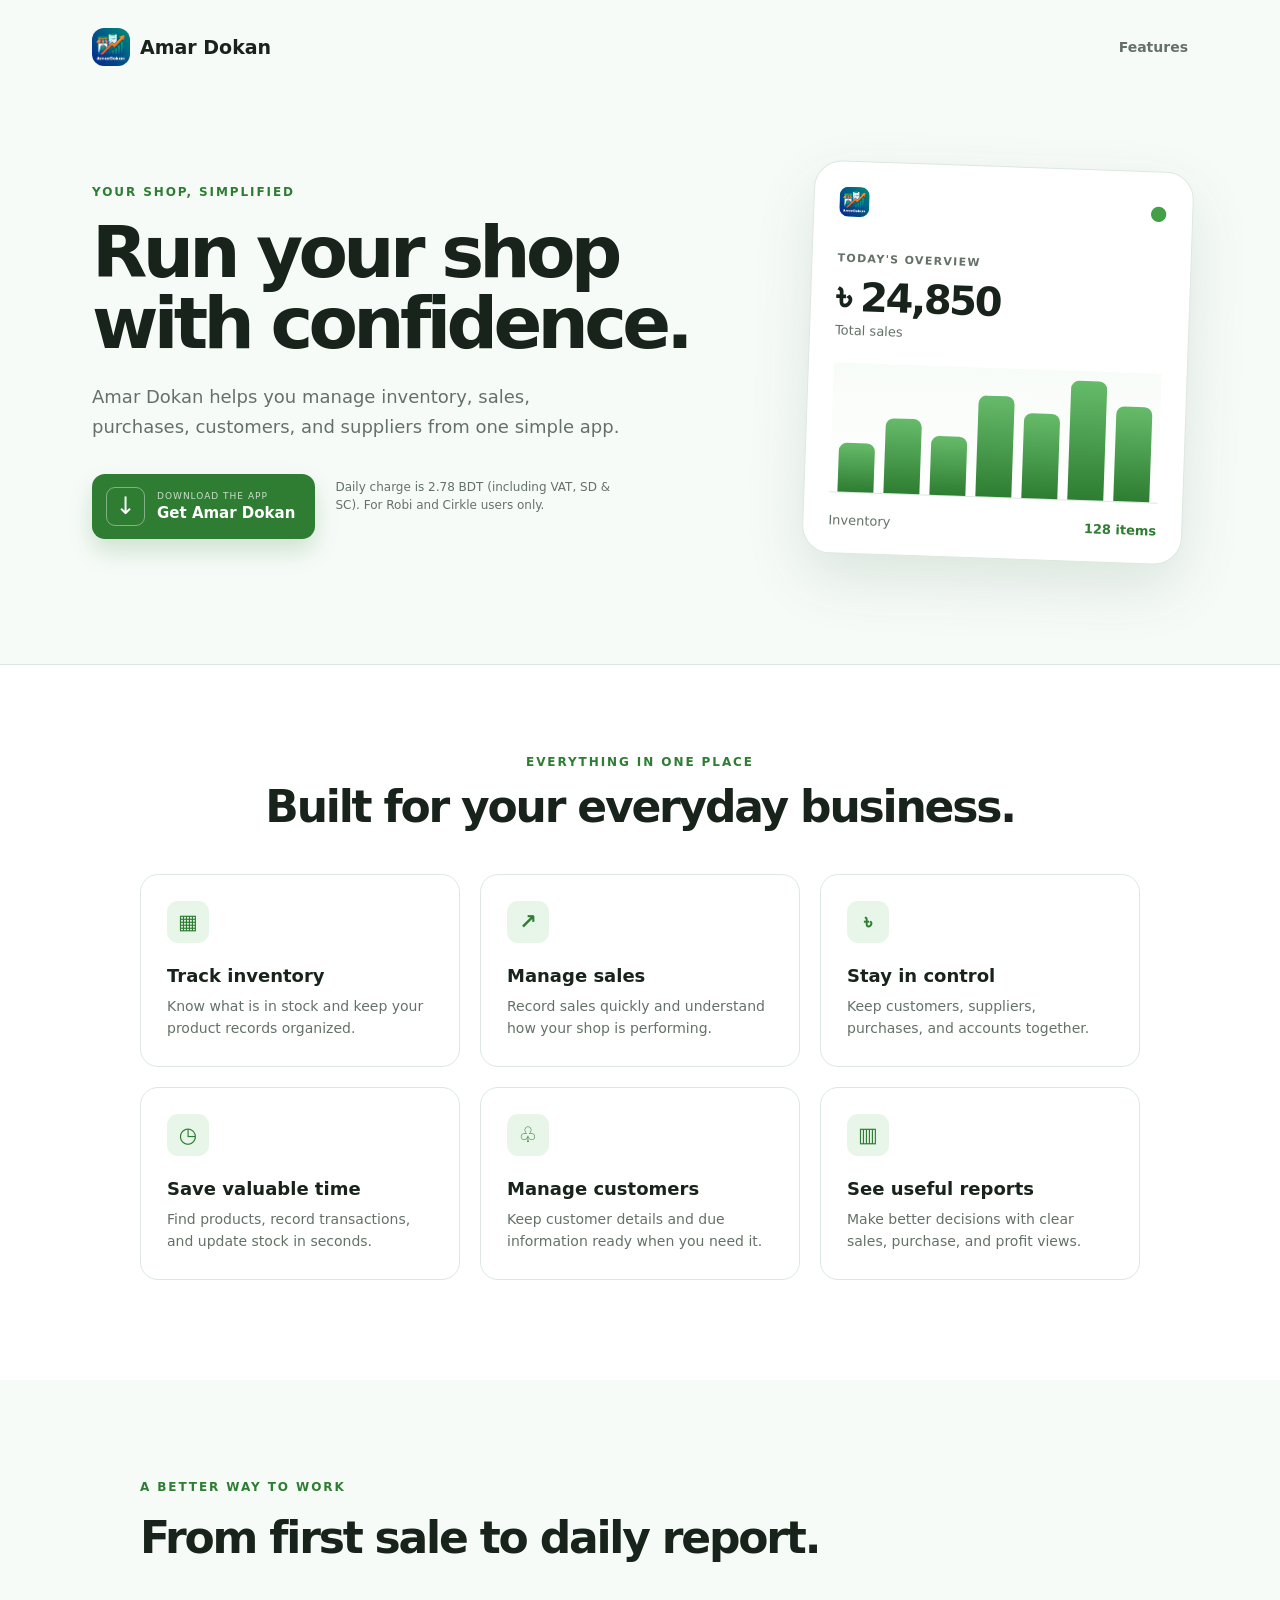
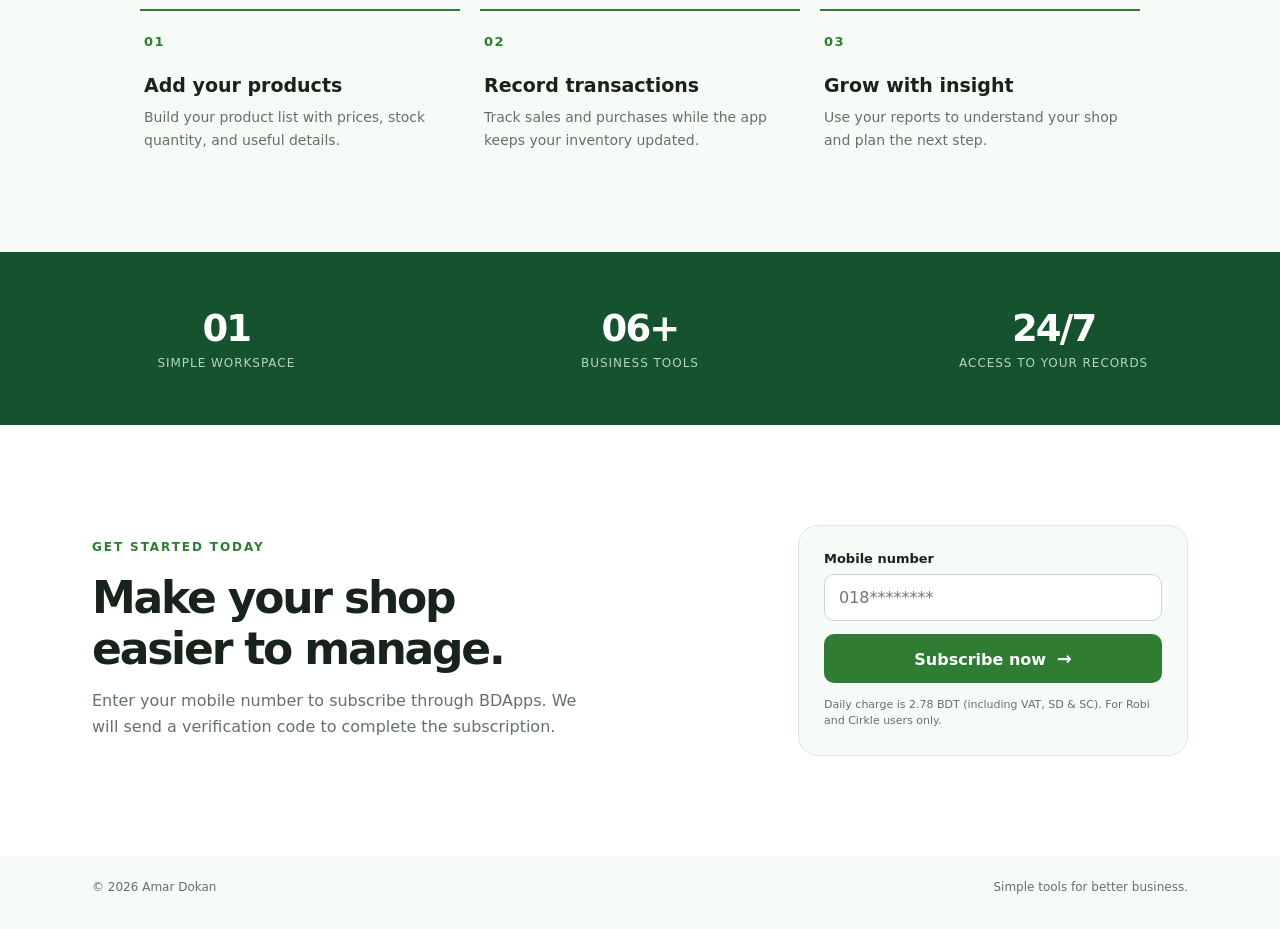
<file: landing_page/index.html>
<!DOCTYPE html>
<html lang="en">
  <head>
    <meta charset="UTF-8" />
    <meta name="viewport" content="width=device-width, initial-scale=1.0" />
    <meta
      name="description"
      content="Amar Dokan is a simple inventory and sales management app for small businesses."
    />
    <link rel="icon" type="image/png" href="favicon.png" />
    <link rel="stylesheet" href="styles.css" />
    <title>Amar Dokan | Smart shop management</title>
  </head>
  <body>
    <header class="site-header">
      <a class="brand" href="#top" aria-label="Amar Dokan home">
        <img class="brand-logo" src="assets/logo.jpg" alt="" />
        <span>Amar Dokan</span>
      </a>
      <a class="header-link" href="#features">Features</a>
    </header>

    <main id="top">
      <section class="hero">
        <div class="hero-copy">
          <p class="eyebrow">YOUR SHOP, SIMPLIFIED</p>
          <h1>Run your shop with confidence.</h1>
          <p class="hero-text">
            Amar Dokan helps you manage inventory, sales, purchases, customers,
            and suppliers from one simple app.
          </p>
          <div class="download-area">
            <a class="download-button" href="downloads/AmarDokan.apk">
              <span class="download-icon" aria-hidden="true">↓</span>
              <span>
                <small>DOWNLOAD THE APP</small>
                <strong>Get Amar Dokan</strong>
              </span>
            </a>
            <p class="charge-note">
              Daily charge is 2.78 BDT (including VAT, SD &amp; SC). For Robi
              and Cirkle users only.
            </p>
          </div>
        </div>

        <div class="hero-card" aria-label="Amar Dokan app preview">
          <div class="card-top">
            <img class="brand-logo small" src="assets/logo.jpg" alt="" />
            <span class="status-dot">●</span>
          </div>
          <p class="preview-label">TODAY'S OVERVIEW</p>
          <div class="sales-total">৳ 24,850</div>
          <p class="sales-caption">Total sales</p>
          <div class="chart" aria-hidden="true">
            <span style="height: 38%"></span>
            <span style="height: 58%"></span>
            <span style="height: 46%"></span>
            <span style="height: 78%"></span>
            <span style="height: 66%"></span>
            <span style="height: 92%"></span>
            <span style="height: 74%"></span>
          </div>
          <div class="preview-footer">
            <span>Inventory</span>
            <strong>128 items</strong>
          </div>
        </div>
      </section>

      <section class="features" id="features">
        <p class="eyebrow">EVERYTHING IN ONE PLACE</p>
        <h2>Built for your everyday business.</h2>
        <div class="feature-grid">
          <article class="feature">
            <span class="feature-icon">▦</span>
            <h3>Track inventory</h3>
            <p>Know what is in stock and keep your product records organized.</p>
          </article>
          <article class="feature">
            <span class="feature-icon">↗</span>
            <h3>Manage sales</h3>
            <p>Record sales quickly and understand how your shop is performing.</p>
          </article>
          <article class="feature">
            <span class="feature-icon">৳</span>
            <h3>Stay in control</h3>
            <p>Keep customers, suppliers, purchases, and accounts together.</p>
          </article>
          <article class="feature">
            <span class="feature-icon">◷</span>
            <h3>Save valuable time</h3>
            <p>Find products, record transactions, and update stock in seconds.</p>
          </article>
          <article class="feature">
            <span class="feature-icon">♧</span>
            <h3>Manage customers</h3>
            <p>Keep customer details and due information ready when you need it.</p>
          </article>
          <article class="feature">
            <span class="feature-icon">▥</span>
            <h3>See useful reports</h3>
            <p>Make better decisions with clear sales, purchase, and profit views.</p>
          </article>
        </div>
      </section>

      <section class="workflow">
        <div class="section-heading">
          <p class="eyebrow">A BETTER WAY TO WORK</p>
          <h2>From first sale to daily report.</h2>
        </div>
        <div class="steps">
          <article class="step">
            <span class="step-number">01</span>
            <h3>Add your products</h3>
            <p>Build your product list with prices, stock quantity, and useful details.</p>
          </article>
          <article class="step">
            <span class="step-number">02</span>
            <h3>Record transactions</h3>
            <p>Track sales and purchases while the app keeps your inventory updated.</p>
          </article>
          <article class="step">
            <span class="step-number">03</span>
            <h3>Grow with insight</h3>
            <p>Use your reports to understand your shop and plan the next step.</p>
          </article>
        </div>
      </section>

      <section class="numbers">
        <div>
          <strong>01</strong>
          <span>simple workspace</span>
        </div>
        <div>
          <strong>06+</strong>
          <span>business tools</span>
        </div>
        <div>
          <strong>24/7</strong>
          <span>access to your records</span>
        </div>
      </section>

      <section class="subscribe" id="subscribe">
        <div>
          <p class="eyebrow">GET STARTED TODAY</p>
          <h2>Make your shop easier to manage.</h2>
          <p>
            Enter your mobile number to subscribe through BDApps. We will send
            a verification code to complete the subscription.
          </p>
        </div>
        <form class="subscribe-form" id="subscribe-form">
          <label for="phone">Mobile number</label>
          <input
            id="phone"
            name="phone"
            type="tel"
            inputmode="tel"
            placeholder="018********"
            pattern="01[0-9]{9}"
            required
          />
          <button id="send-otp-button" type="submit">
            Subscribe now <span aria-hidden="true">→</span>
          </button>
          <div class="otp-fields" id="otp-fields" hidden>
            <label for="otp">Verification code</label>
            <input
              id="otp"
              name="otp"
              type="text"
              inputmode="numeric"
              autocomplete="one-time-code"
              minlength="4"
              maxlength="8"
              placeholder="Enter OTP"
            />
            <button id="verify-otp-button" type="button">
              Verify subscription <span aria-hidden="true">→</span>
            </button>
          </div>
          <p class="form-status" id="form-status" role="status" aria-live="polite"></p>
          <small>
            Daily charge is 2.78 BDT (including VAT, SD &amp; SC). For Robi and
            Cirkle users only.
          </small>
        </form>
      </section>
    </main>

    <footer>
      <span>© 2026 Amar Dokan</span>
      <span>Simple tools for better business.</span>
    </footer>
    <script>
      (() => {
        const baseUrl = "https://bdapps.flicksize.com/AmarDokan/";
        const form = document.getElementById("subscribe-form");
        const phoneInput = document.getElementById("phone");
        const otpFields = document.getElementById("otp-fields");
        const otpInput = document.getElementById("otp");
        const sendButton = document.getElementById("send-otp-button");
        const verifyButton = document.getElementById("verify-otp-button");
        const status = document.getElementById("form-status");
        let referenceNo = "";

        const setStatus = (message, type) => {
          status.textContent = message;
          status.className = `form-status ${type || ""}`;
        };

        const setLoading = (button, loading, label) => {
          button.disabled = loading;
          button.dataset.label ??= button.innerHTML;
          button.innerHTML = loading ? "Please wait..." : label;
        };

        const readMessage = (data, fallback) =>
          data?.message || data?.statusDetail || fallback;

        form.addEventListener("submit", async (event) => {
          event.preventDefault();
          const phone = phoneInput.value.trim();

          if (!/^01(?:6|8)\d{8}$/.test(phone)) {
            setStatus("Enter a valid Robi/Cirkle mobile number.", "error");
            return;
          }

          setLoading(sendButton, true, "Subscribe now →");
          setStatus("Sending verification code...", "");
          try {
            const response = await fetch(`${baseUrl}send_otp.php`, {
              method: "POST",
              headers: { "Content-Type": "application/x-www-form-urlencoded" },
              body: new URLSearchParams({ user_mobile: phone }),
            });
            const data = await response.json();
            referenceNo = String(data.referenceNo || "").trim();

            if (data.success === true && referenceNo) {
              otpFields.hidden = false;
              phoneInput.readOnly = true;
              otpInput.focus();
              setStatus("Verification code sent. Enter the OTP.", "success");
            } else if (
              String(data.statusCode || "") === "E1351" ||
              String(data.message || "").toLowerCase().includes("already registered")
            ) {
              setStatus("This number is already subscribed.", "success");
            } else {
              setStatus(readMessage(data, "Could not send OTP."), "error");
            }
          } catch (error) {
            setStatus("Network error. Please try again.", "error");
          } finally {
            setLoading(sendButton, false, "Subscribe now →");
          }
        });

        verifyButton.addEventListener("click", async () => {
          const phone = phoneInput.value.trim();
          const otp = otpInput.value.trim();
          if (!referenceNo || otp.length < 4) {
            setStatus("Enter the verification code.", "error");
            return;
          }

          setLoading(verifyButton, true, "Verify subscription →");
          setStatus("Activating your subscription...", "");
          try {
            const response = await fetch(`${baseUrl}verify_otp.php`, {
              method: "POST",
              headers: { "Content-Type": "application/x-www-form-urlencoded" },
              body: new URLSearchParams({
                Otp: otp,
                otp,
                referenceNo,
                reference_no: referenceNo,
                user_mobile: phone,
              }),
            });
            const data = await response.json();
            const success =
              String(data.statusCode || "").toUpperCase() === "S1000" ||
              data.success === true ||
              String(data.status || "").toLowerCase() === "success" ||
              String(data.result || "").toLowerCase() === "success";

            if (success) {
              setStatus(
                "Subscription successful. You can now download the app.",
                "success",
              );
              otpFields.hidden = true;
              phoneInput.readOnly = false;
            } else {
              setStatus(readMessage(data, "OTP verification failed."), "error");
            }
          } catch (error) {
            setStatus("Network error. Please try again.", "error");
          } finally {
            setLoading(verifyButton, false, "Verify subscription →");
          }
        });
      })();
    </script>
  </body>
</html>
</file>
<file: landing_page/styles.css>
:root {
  --green: #2e7d32;
  --green-dark: #14532d;
  --green-soft: #e8f5e9;
  --ink: #17231b;
  --muted: #647168;
  --line: #dce8df;
  --paper: #ffffff;
  --background: #f7fbf8;
}

* {
  box-sizing: border-box;
}

html {
  scroll-behavior: smooth;
}

body {
  margin: 0;
  background: var(--background);
  color: var(--ink);
  font-family: Inter, ui-sans-serif, system-ui, -apple-system, BlinkMacSystemFont,
    "Segoe UI", sans-serif;
}

.site-header {
  align-items: center;
  display: flex;
  justify-content: space-between;
  margin: 0 auto;
  max-width: 1160px;
  padding: 28px 32px;
}

.brand {
  align-items: center;
  color: var(--ink);
  display: inline-flex;
  font-size: 19px;
  font-weight: 800;
  gap: 10px;
  text-decoration: none;
}

.brand-logo {
  align-items: center;
  border-radius: 12px;
  display: block;
  height: 38px;
  object-fit: cover;
  width: 38px;
}

.brand-logo.small {
  border-radius: 9px;
  height: 30px;
  width: 30px;
}

.header-link {
  color: var(--muted);
  font-size: 14px;
  font-weight: 700;
  text-decoration: none;
}

.header-link:hover {
  color: var(--green);
}

.hero {
  align-items: center;
  display: grid;
  gap: 80px;
  grid-template-columns: minmax(0, 1fr) 380px;
  margin: 0 auto;
  max-width: 1160px;
  min-height: 570px;
  padding: 54px 32px 88px;
}

.eyebrow {
  color: var(--green);
  font-size: 12px;
  font-weight: 800;
  letter-spacing: 0.16em;
  margin: 0 0 18px;
}

h1,
h2,
h3,
p {
  margin-top: 0;
}

h1 {
  font-size: clamp(42px, 6vw, 72px);
  letter-spacing: -0.065em;
  line-height: 0.98;
  margin-bottom: 24px;
  max-width: 650px;
}

.hero-text {
  color: var(--muted);
  font-size: 18px;
  line-height: 1.65;
  margin-bottom: 32px;
  max-width: 540px;
}

.download-area {
  align-items: flex-start;
  display: flex;
  flex-wrap: wrap;
  gap: 15px 20px;
}

.download-button {
  align-items: center;
  background: var(--green);
  border-radius: 13px;
  box-shadow: 0 12px 25px rgba(46, 125, 50, 0.2);
  color: white;
  display: inline-flex;
  gap: 12px;
  padding: 13px 20px 13px 14px;
  text-decoration: none;
  transition: background 160ms ease, transform 160ms ease;
}

.download-button:hover {
  background: var(--green-dark);
  transform: translateY(-2px);
}

.download-icon {
  align-items: center;
  border: 1px solid rgba(255, 255, 255, 0.4);
  border-radius: 9px;
  display: inline-flex;
  font-size: 24px;
  height: 39px;
  justify-content: center;
  line-height: 1;
  width: 39px;
}

.download-button small,
.download-button strong {
  display: block;
}

.download-button small {
  font-size: 9px;
  letter-spacing: 0.11em;
  opacity: 0.75;
}

.download-button strong {
  font-size: 15px;
  margin-top: 3px;
}

.charge-note {
  color: var(--muted);
  font-size: 12px;
  line-height: 1.5;
  margin: 4px 0 0;
  max-width: 280px;
}

.hero-card {
  background: var(--paper);
  border: 1px solid var(--line);
  border-radius: 28px;
  box-shadow: 0 24px 60px rgba(27, 74, 38, 0.12);
  padding: 25px;
  transform: rotate(2deg);
}

.card-top,
.preview-footer {
  align-items: center;
  display: flex;
  justify-content: space-between;
}

.status-dot {
  color: #43a047;
  font-size: 20px;
}

.preview-label {
  color: var(--muted);
  font-size: 11px;
  font-weight: 800;
  letter-spacing: 0.12em;
  margin: 35px 0 9px;
}

.sales-total {
  font-size: 40px;
  font-weight: 800;
  letter-spacing: -0.06em;
}

.sales-caption {
  color: var(--muted);
  font-size: 13px;
  margin: 2px 0 25px;
}

.chart {
  align-items: end;
  background: linear-gradient(180deg, #f8fcf8, #fff);
  border-bottom: 1px solid var(--line);
  display: flex;
  gap: 10px;
  height: 130px;
  padding: 0 8px;
}

.chart span {
  background: linear-gradient(180deg, #66bb6a, var(--green));
  border-radius: 8px 8px 0 0;
  flex: 1;
}

.preview-footer {
  color: var(--muted);
  font-size: 13px;
  padding-top: 20px;
}

.preview-footer strong {
  color: var(--green);
}

.features {
  background: var(--paper);
  border-top: 1px solid var(--line);
  padding: 90px 32px 100px;
  text-align: center;
}

.features > .eyebrow {
  margin-bottom: 12px;
}

h2 {
  font-size: clamp(30px, 4vw, 44px);
  letter-spacing: -0.05em;
  margin-bottom: 42px;
}

.feature-grid {
  display: grid;
  gap: 20px;
  grid-template-columns: repeat(3, minmax(0, 1fr));
  margin: 0 auto;
  max-width: 1000px;
  text-align: left;
}

.feature {
  border: 1px solid var(--line);
  border-radius: 18px;
  padding: 26px;
  transition: border-color 160ms ease, box-shadow 160ms ease,
    transform 160ms ease;
}

.feature:hover {
  border-color: #a9cdb0;
  box-shadow: 0 15px 32px rgba(27, 74, 38, 0.08);
  transform: translateY(-4px);
}

.feature-icon {
  align-items: center;
  background: var(--green-soft);
  border-radius: 11px;
  color: var(--green);
  display: inline-flex;
  font-size: 21px;
  font-weight: 800;
  height: 42px;
  justify-content: center;
  margin-bottom: 22px;
  width: 42px;
}

.feature h3 {
  font-size: 18px;
  margin-bottom: 9px;
}

.feature p {
  color: var(--muted);
  font-size: 14px;
  line-height: 1.6;
  margin-bottom: 0;
}

.workflow {
  background: var(--background);
  padding: 100px 32px;
}

.section-heading {
  margin: 0 auto 46px;
  max-width: 1000px;
}

.section-heading h2 {
  margin-bottom: 0;
}

.steps {
  display: grid;
  gap: 20px;
  grid-template-columns: repeat(3, minmax(0, 1fr));
  margin: 0 auto;
  max-width: 1000px;
}

.step {
  border-top: 2px solid var(--green);
  padding: 23px 4px 0;
}

.step-number {
  color: var(--green);
  display: block;
  font-size: 13px;
  font-weight: 800;
  letter-spacing: 0.12em;
  margin-bottom: 25px;
}

.step h3 {
  font-size: 19px;
  margin-bottom: 10px;
}

.step p {
  color: var(--muted);
  font-size: 14px;
  line-height: 1.65;
  margin-bottom: 0;
}

.numbers {
  background: var(--green-dark);
  color: white;
  display: grid;
  gap: 25px;
  grid-template-columns: repeat(3, 1fr);
  padding: 55px 32px;
  text-align: center;
}

.numbers div {
  display: grid;
  gap: 6px;
}

.numbers strong {
  font-size: 37px;
  letter-spacing: -0.05em;
}

.numbers span {
  color: #b7d5bc;
  font-size: 12px;
  letter-spacing: 0.08em;
  text-transform: uppercase;
}

.subscribe {
  align-items: center;
  background: var(--paper);
  display: grid;
  gap: 70px;
  grid-template-columns: minmax(0, 1fr) 390px;
  padding: 100px max(32px, calc((100% - 1096px) / 2));
}

.subscribe h2 {
  margin-bottom: 14px;
  max-width: 500px;
}

.subscribe p:not(.eyebrow) {
  color: var(--muted);
  line-height: 1.65;
  margin-bottom: 0;
  max-width: 500px;
}

.subscribe-form {
  background: var(--background);
  border: 1px solid var(--line);
  border-radius: 20px;
  display: grid;
  padding: 25px;
}

.subscribe-form label {
  font-size: 13px;
  font-weight: 700;
  margin-bottom: 8px;
}

.subscribe-form input {
  background: white;
  border: 1px solid #c9d9cc;
  border-radius: 10px;
  font: inherit;
  margin-bottom: 13px;
  outline: none;
  padding: 13px 14px;
}

.subscribe-form input:focus {
  border-color: var(--green);
  box-shadow: 0 0 0 3px rgba(46, 125, 50, 0.12);
}

.subscribe-form button {
  background: var(--green);
  border: 0;
  border-radius: 10px;
  color: white;
  cursor: pointer;
  font: inherit;
  font-weight: 800;
  padding: 14px;
}

.subscribe-form button:hover {
  background: var(--green-dark);
}

.subscribe-form button span {
  font-size: 18px;
  margin-left: 5px;
}

.subscribe-form small {
  color: var(--muted);
  font-size: 11px;
  line-height: 1.5;
  margin-top: 14px;
}

.otp-fields {
  display: grid;
  gap: 0;
  margin-top: 14px;
}

.otp-fields[hidden] {
  display: none;
}

.otp-fields label {
  margin-bottom: 8px;
}

.otp-fields input {
  margin-bottom: 12px;
}

.form-status {
  font-size: 12px;
  line-height: 1.5;
  margin: 14px 0 0;
}

.form-status:empty {
  display: none;
}

.form-status.success {
  color: var(--green);
}

.form-status.error {
  color: #c62828;
}

.subscribe-form button:disabled {
  cursor: wait;
  opacity: 0.65;
}

footer {
  color: var(--muted);
  display: flex;
  font-size: 12px;
  justify-content: space-between;
  margin: 0 auto;
  max-width: 1160px;
  padding: 24px 32px 35px;
}

@media (max-width: 800px) {
  .hero {
    gap: 56px;
    grid-template-columns: 1fr;
    padding-top: 35px;
  }

  .hero-card {
    margin: 0 auto;
    max-width: 380px;
    width: 100%;
  }

  .feature-grid {
    grid-template-columns: 1fr;
    max-width: 480px;
  }

  .steps,
  .subscribe {
    grid-template-columns: 1fr;
  }

  .subscribe {
    gap: 40px;
  }
}

@media (max-width: 520px) {
  .site-header,
  .hero {
    padding-left: 20px;
    padding-right: 20px;
  }

  h1 {
    font-size: 45px;
  }

  .download-area {
    display: block;
  }

  .charge-note {
    margin-top: 14px;
  }

  .features {
    padding-left: 20px;
    padding-right: 20px;
  }

  .workflow {
    padding-left: 20px;
    padding-right: 20px;
  }

  .numbers {
    grid-template-columns: 1fr;
    padding-left: 20px;
    padding-right: 20px;
  }

  .subscribe {
    padding-left: 20px;
    padding-right: 20px;
  }

  footer {
    display: block;
    padding-left: 20px;
    padding-right: 20px;
  }

  footer span {
    display: block;
    margin-bottom: 6px;
  }
}
</file>
